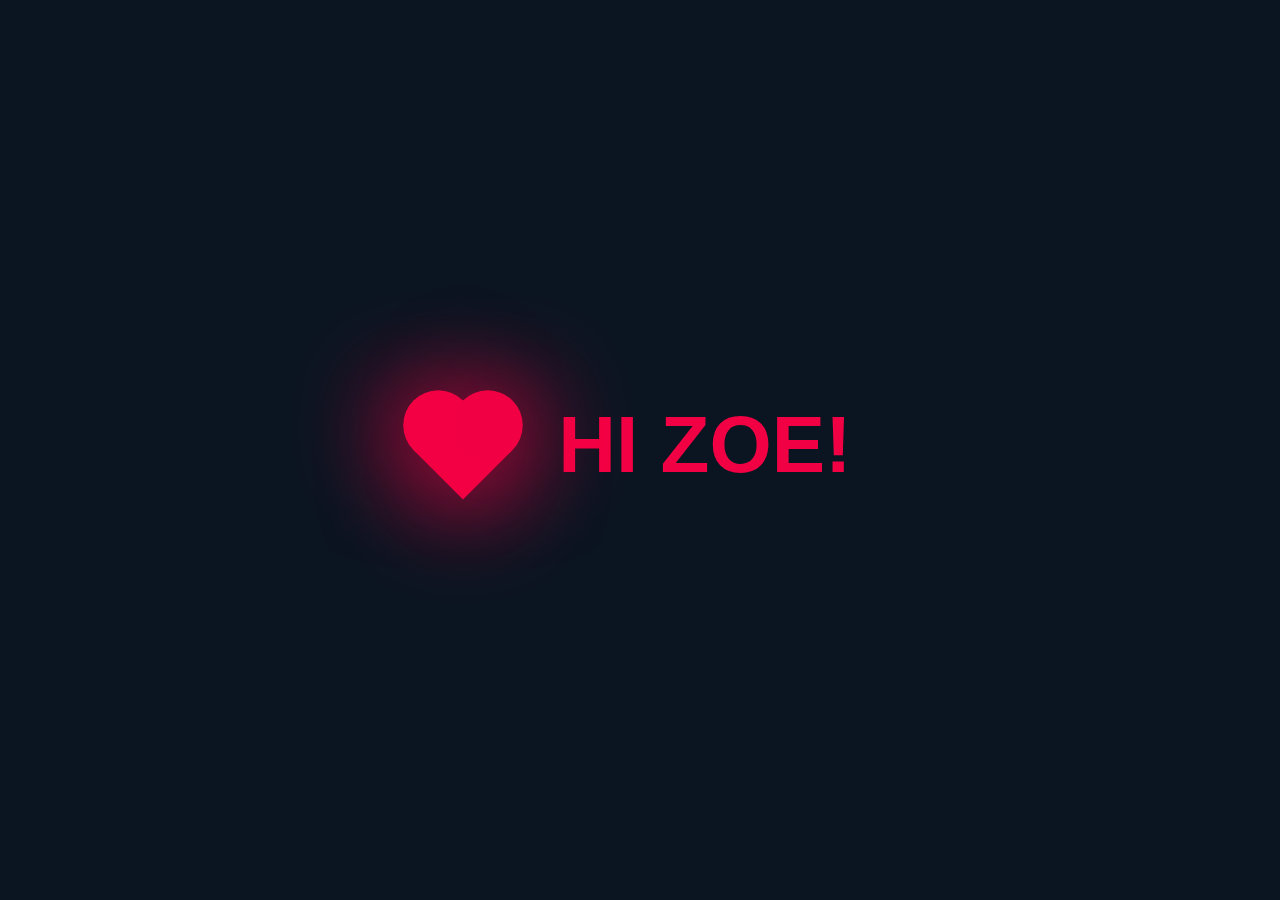
<file: index.html>
<!DOCTYPE html>
<html lang="en">
<head>
    <meta charset="UTF-8">
    <meta name="viewport" content="width=device-width, initial-scale=1.0">
    <title>CSS Heart Shape</title>
    <link rel = "stylesheet" type="text/css" href="index-style.css">
</head>
<body>

    <div class="heart">
        


    </div>
    <div id="hi">
        <b><a href="happy-anniversary.html" style="text-decoration:none">HI ZOE!</a></b>
    </div>
    



</body>
</html>
</file>
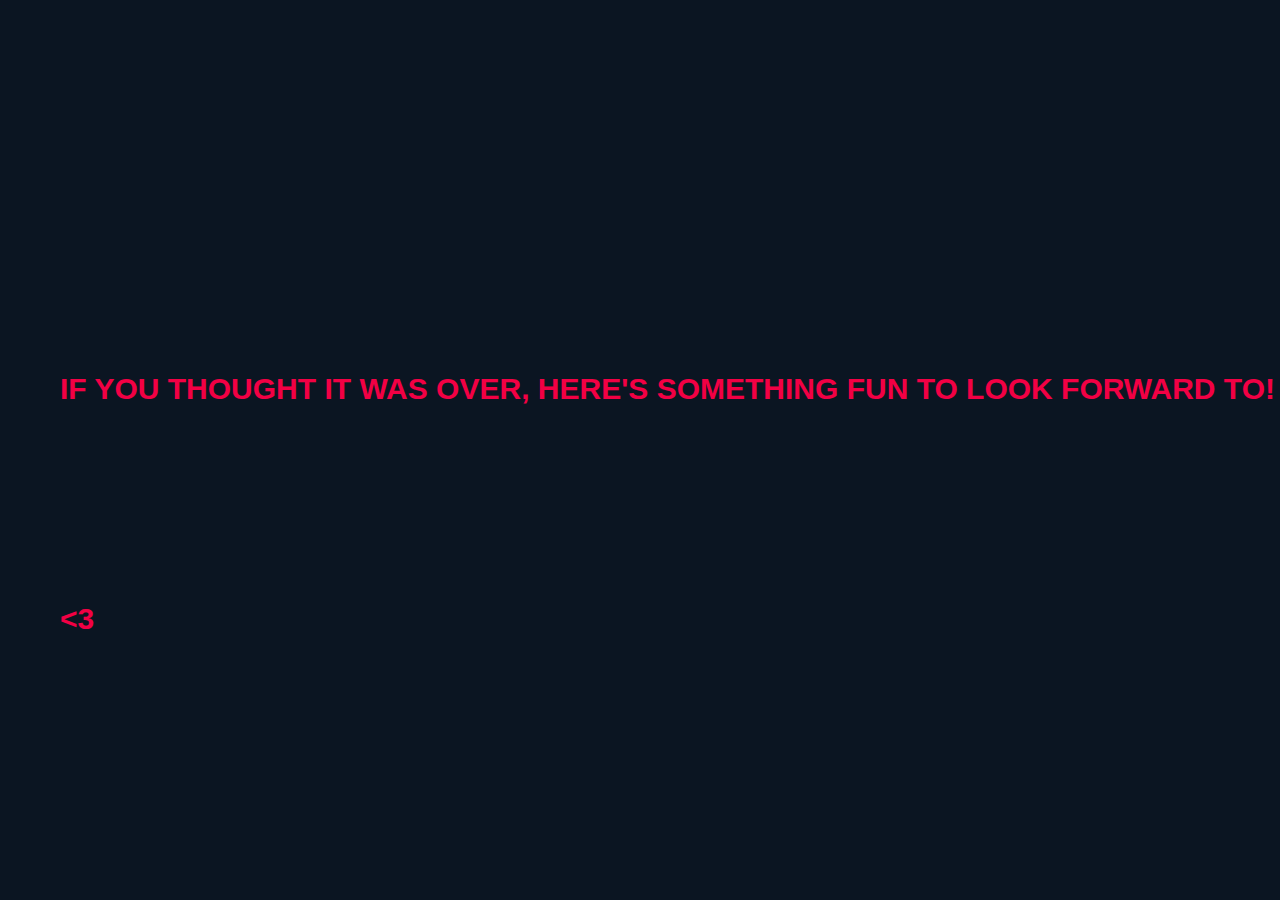
<file: bingo.html>
<!DOCTYPE html>
<html lang="en">
<head>
    <meta charset="UTF-8">
    <meta name="viewport" content="width=device-width, initial-scale=1.0">
    <title>happy-anniversary</title>
    <link rel="stylesheet" type="text/css" href="ha.css">
</head>
<body>
    <a href="https://bingobaker.com/#655881d010fd72d1" style="text-decoration:none; font-size:30px; padding-bottom: 0px;" ><h1>IF YOU 
        THOUGHT IT WAS OVER, HERE'S SOMETHING FUN TO LOOK FORWARD TO!<3</a>
    
</body>
</html>
</file>
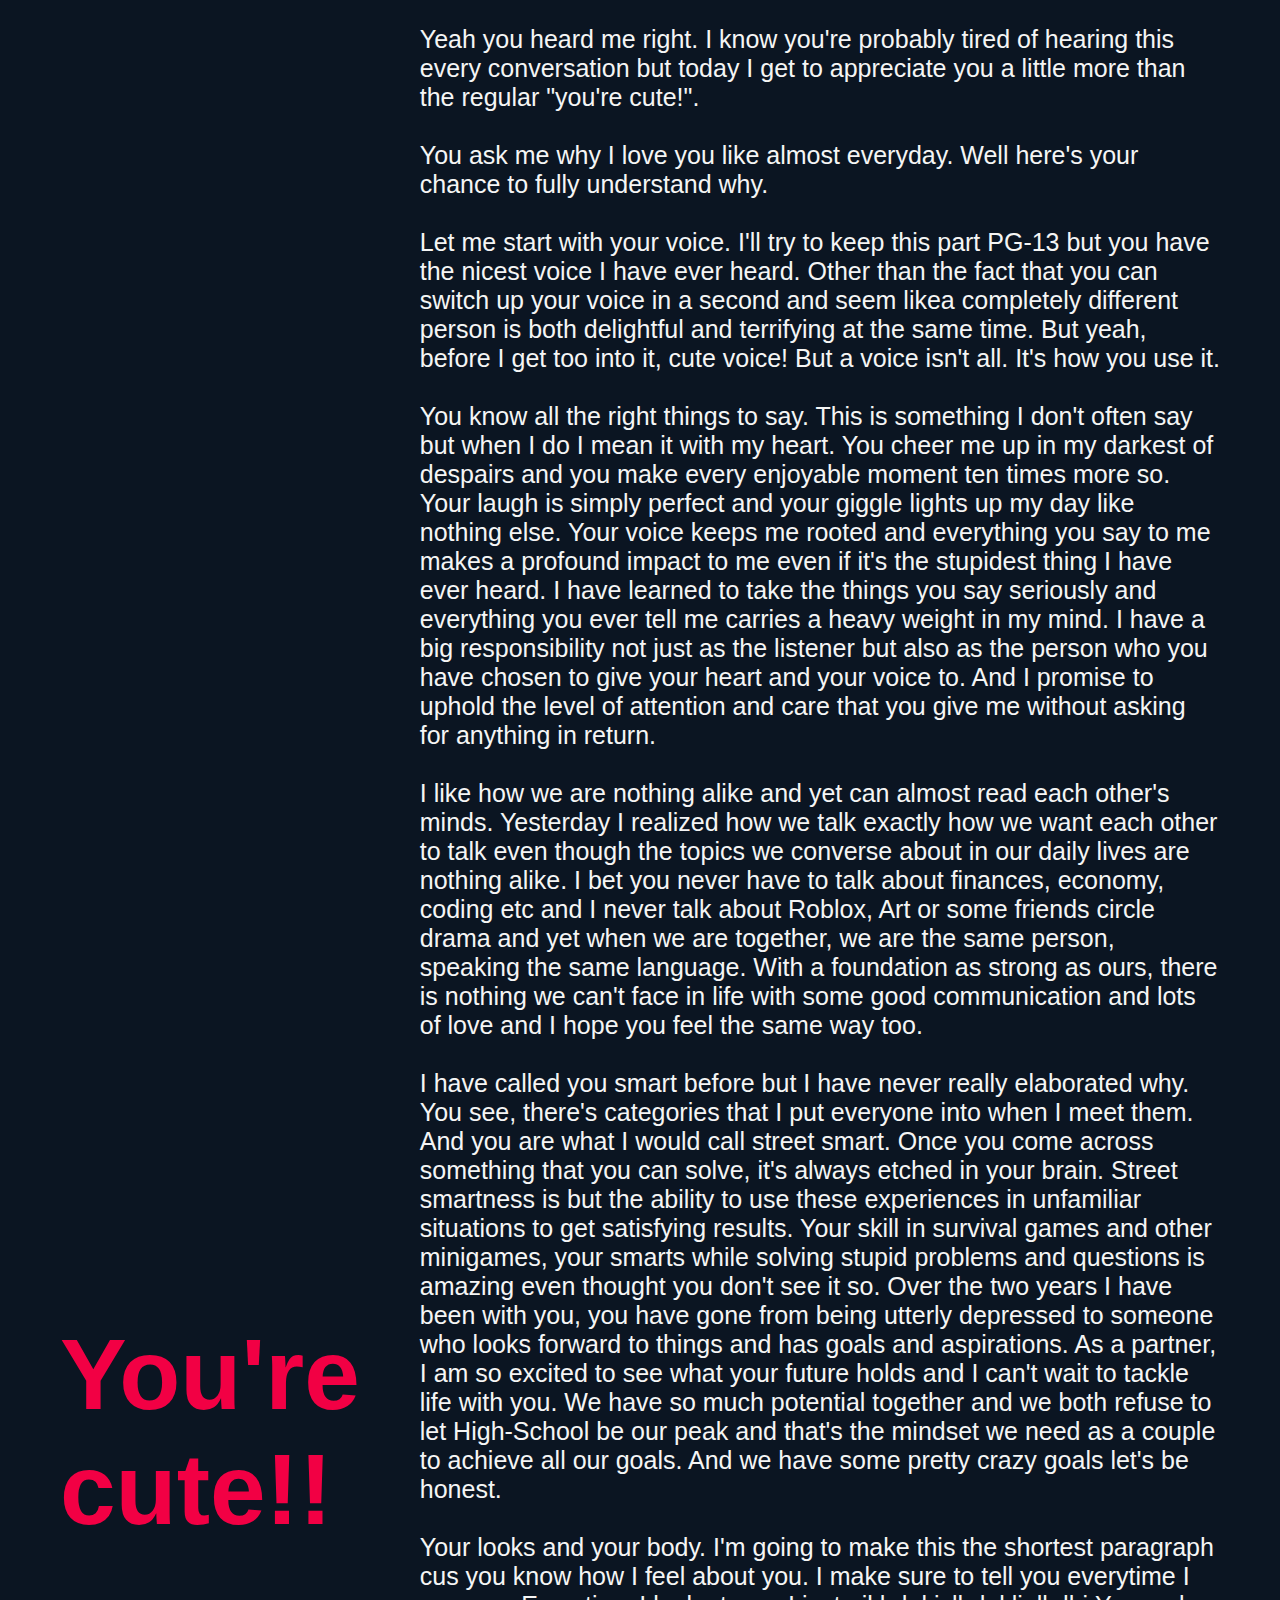
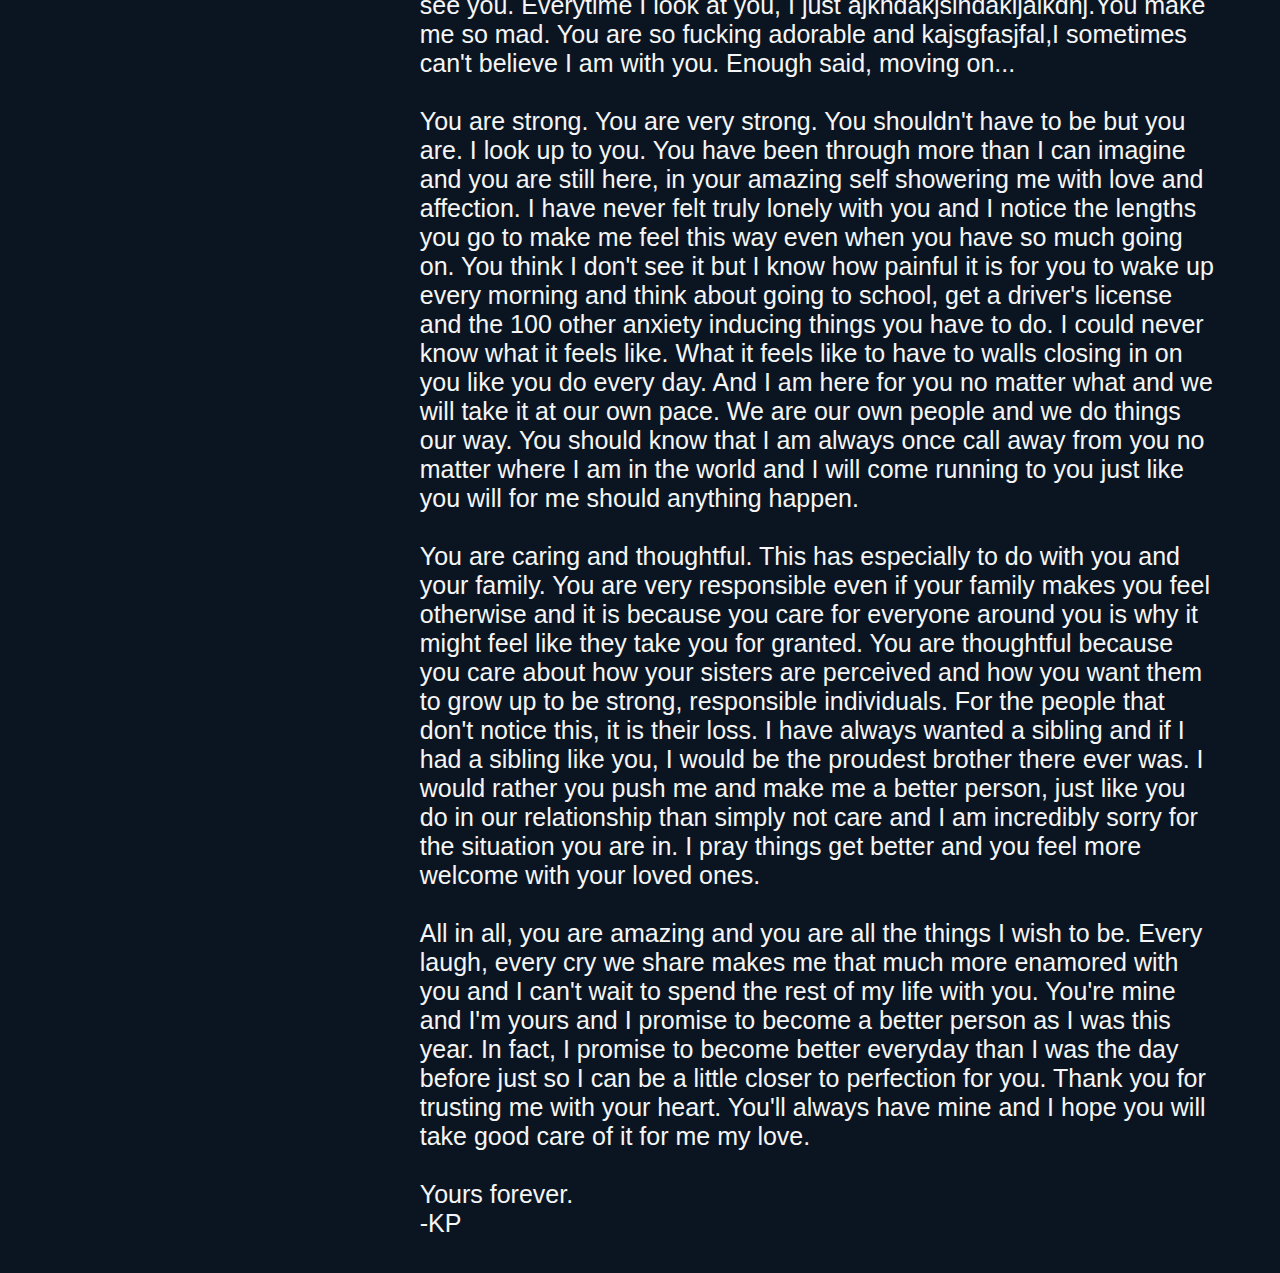
<file: cute.html>
<!DOCTYPE html>
<html lang="en">
<head>
    <meta charset="UTF-8">
    <meta name="viewport" content="width=device-width, initial-scale=1.0">
    <title>Document</title>
    <link rel="stylesheet" type="text/css" href="cute.css">
</head>
<body>
        <a href="ty.html" style="text-decoration:none">
            <h2>You're cute!!</h2>
        </a>
        <br>
        <br>
        <p>
            Yeah you heard me right. I know you're probably tired of hearing this every conversation 
            but today I get to appreciate you a little more than the regular "you're cute!". 
            <br><br>
            You ask me why I love you like almost everyday. Well here's your chance to fully 
            understand why.
            <br><br>
            Let me start with your voice. I'll try to keep this part PG-13 but you have the nicest 
            voice I have ever heard. Other than the fact that you can switch up your voice in a 
            second and seem likea completely different person is both delightful and terrifying
            at the same time. But yeah, before I get too into it, cute voice! But a voice isn't all.
            It's how you use it.
            <br><br>
            You know all the right things to say. This is something I don't often say but when I do 
            I mean it with my heart. You cheer me up in my darkest of despairs and you make every 
            enjoyable moment ten times more so. Your laugh is simply perfect and your giggle lights
            up my day like nothing else. Your voice keeps me rooted and everything you say to me 
            makes a profound impact to me even if it's the stupidest thing I have ever heard. I have 
            learned to take the things you say seriously and everything you ever tell me carries a 
            heavy weight in my mind. I have a big responsibility not just as the listener but also as 
            the person who you have chosen to give your heart and your voice to. And I promise to 
            uphold the level of attention and care that you give me without asking for anything in 
            return.
            <br><br>
            I like how we are nothing alike and yet can almost read each other's minds. Yesterday I 
            realized how we talk exactly how we want each other to talk even though the topics 
            we converse about in our daily lives are nothing alike. I bet you never have to talk about 
            finances, economy, coding etc and I never talk about Roblox, Art or some friends circle 
            drama and yet when we are together, we are the same person, speaking the same language.
            With a foundation as strong as ours, there is nothing we can't face in life with some 
            good communication and lots of love and I hope you feel the same way too.
            <br><br>
            I have called you smart before but I have never really elaborated why. You see, there's 
            categories that I put everyone into when I meet them. And you are what I would call street 
            smart. Once you come across something that you can solve, it's always etched in your brain.
            Street smartness is but the ability to use these experiences in unfamiliar situations to get 
            satisfying results. Your skill in survival games and other minigames, your smarts while 
            solving stupid problems and questions is amazing even thought you don't see it so. Over the 
            two years I have been with you, you have gone from being utterly depressed to someone 
            who looks forward to things and has goals and aspirations. As a partner, I am so excited 
            to see what your future holds and I can't wait to tackle life with you. We have so much 
            potential together and we both refuse to let High-School be our peak and that's the 
            mindset we need as a couple to achieve all our goals. And we have some pretty crazy goals 
            let's be honest.
            <br><br>
            Your looks and your body. I'm going to make this the shortest paragraph cus you know how
            I feel about you. I make sure to tell you everytime I see you. Everytime I
            look at you, I just ajkhdakjslhdakljalkdhj.You make me so mad. You are so fucking 
            adorable and kajsgfasjfal,I sometimes can't believe I am with you. Enough said, moving 
            on... 
            <br><br>
            You are strong. You are very strong. You shouldn't have to be but you are. I look up to 
            you. You have been through more than I can imagine and you are still here, in your 
            amazing self showering me with love and affection. I have never felt truly lonely 
            with you and I notice the lengths you go to make me feel this way even when you have 
            so much going on. You think I don't see it but I know how painful it is for you to 
            wake up every morning and think about going to school, get a driver's license and the 100 
            other anxiety inducing things you have to do. I could never know what it feels like. 
            What it feels like to have to walls closing in on you like you do every day. And I am 
            here for you no matter what and we will take it at our own pace. We are our own 
            people and we do things our way. You should know that I am always once call away from 
            you no matter where I am in the world and I will come running to you just like you 
            will for me should anything happen. 
            <br><br>
            You are caring and thoughtful. This has especially to do with you and your family. You 
            are very responsible even if your family makes you feel otherwise and it is because
            you care for everyone around you is why it might feel like they take you for granted. 
            You are thoughtful because you care about how your sisters are perceived and how 
            you want them to grow up to be strong, responsible individuals. For the people that 
            don't notice this, it is their loss. I have always wanted a sibling and if I had 
            a sibling like you, I would be the proudest brother there ever was. I would rather 
            you push me and make me a better person, just like you do in our relationship than 
            simply not care and I am incredibly sorry for the situation you are in. I pray 
            things get better and you feel more welcome with your loved ones. 
            <br><br>
            All in all, you are amazing and you are all the things I wish to be. Every laugh, 
            every cry we share makes me that much more enamored with you and I can't wait to 
            spend the rest of my life with you. You're mine and I'm yours and I promise to become 
            a better person as I was this year. In fact, I promise to become better everyday than 
            I was the day before just so I can be a little closer to perfection for you. Thank you 
            for trusting me with your heart. You'll always have mine and I hope you will take good 
            care of it for me my love. 
            <br><br>
            Yours forever.<br>
            -KP

        </p>
</body>
</html>
</file>
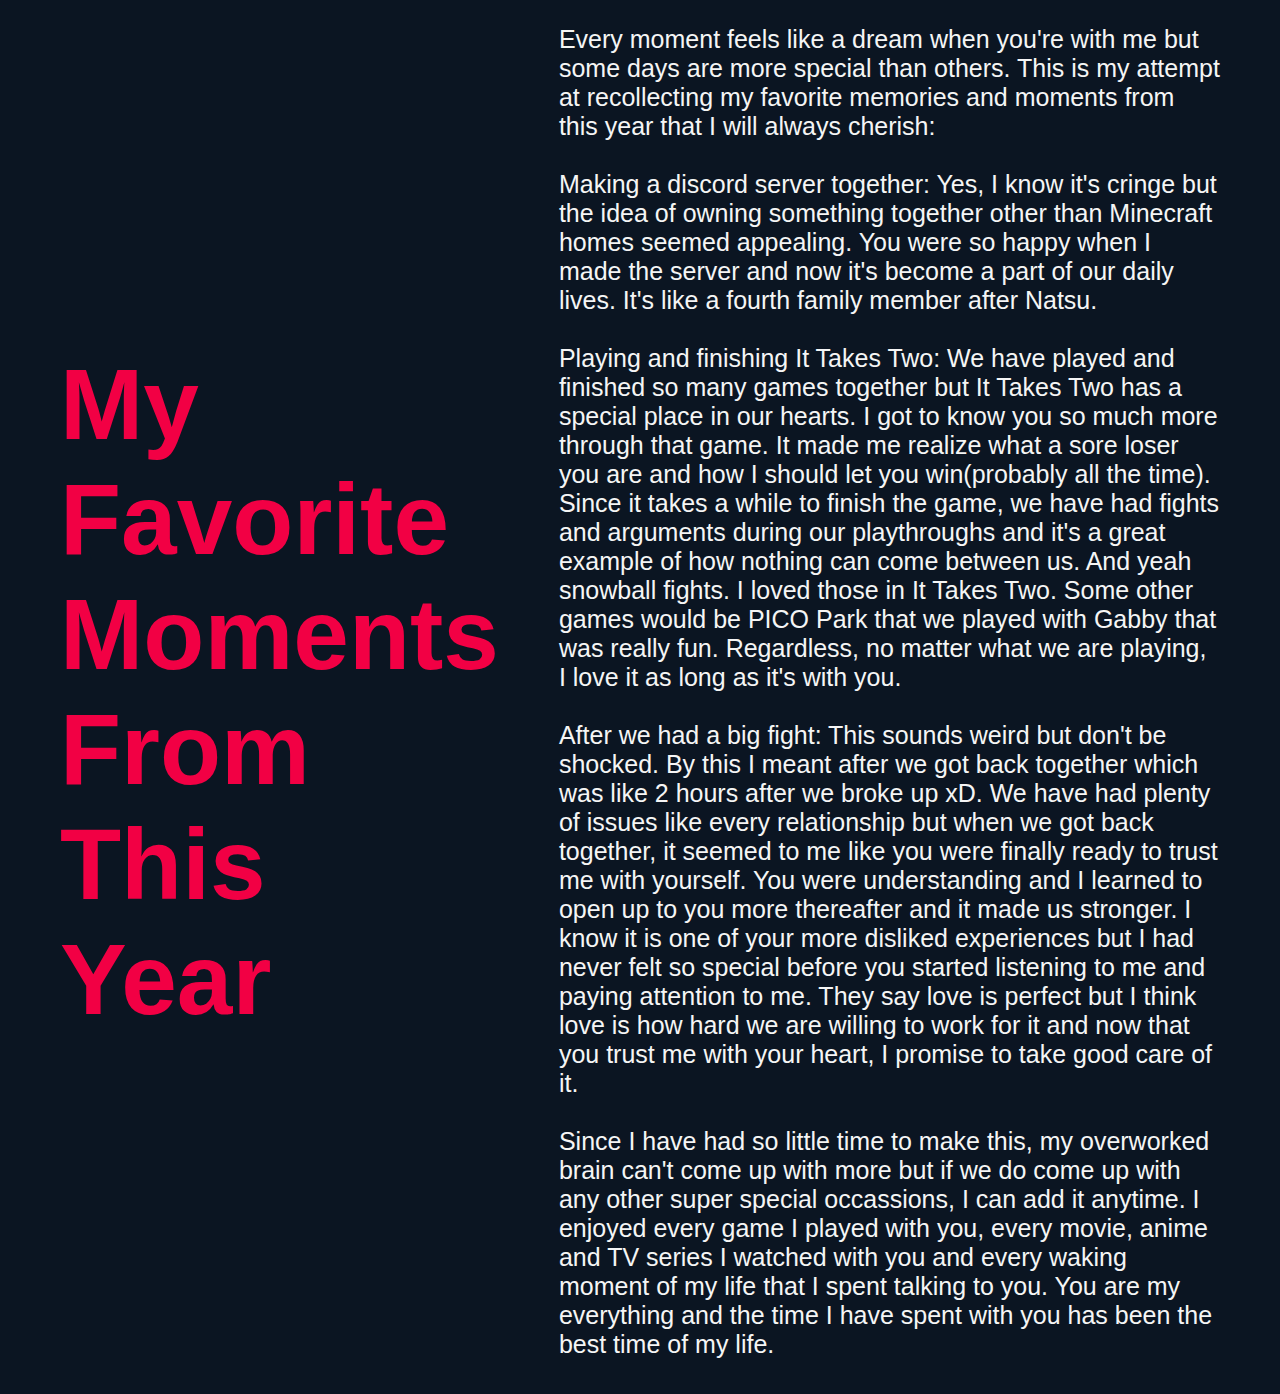
<file: favorite-moments.html>
<!DOCTYPE html>
<html lang="en">
<head>
    <meta charset="UTF-8">
    <meta name="viewport" content="width=device-width, initial-scale=1.0">
    <title>Document</title>
    <link rel="stylesheet" type="text/css" href="fm.css">
</head>
<body>
        <a href="cute.html" style="text-decoration:none">
            <h2>My Favorite Moments From This Year</h2>
        </a>
        <br>
        <br>
        <p>
            Every moment feels like a dream when you're with me but some days are more 
            special than others. This is my attempt at recollecting my favorite memories
            and moments from this year that I will always cherish:
            <br>
            <br>
            Making a discord server together: Yes, I know it's cringe but the idea of owning something together
            other than Minecraft homes seemed appealing. You were so happy when I made the server 
            and now it's become a part of our daily lives. It's like a fourth family member after Natsu.
            <br>
            <br>
            Playing and finishing It Takes Two: We have played and finished so many games 
            together but It Takes Two has a special place in our hearts. I got to know you 
            so much more through that game. It made me realize what a sore loser you are
            and how I should let you win(probably all the time). Since it takes a while to finish 
            the game, we have had fights and arguments during our playthroughs and it's 
            a great example of how nothing can come between us. And yeah snowball fights. I loved 
            those in It Takes Two. Some other games would be PICO Park that we played with Gabby 
            that was really fun. Regardless, no matter what we are playing, I love it as long 
            as it's with you.
            <br>
            <br>
            After we had a big fight: This sounds weird but don't be shocked. By this I meant 
            after we got back together which was like 2 hours after we broke up xD. We have had 
            plenty of issues like every relationship but when we got back together, it seemed 
            to me like you were finally ready to trust me with yourself. You were understanding and I 
            learned to open up to you more thereafter and it made us stronger. I know it is one of 
            your more disliked experiences but I had never felt so special before you started listening 
            to me and paying attention to me. They say love is perfect but I think love is how hard 
            we are willing to work for it and now that you trust me with your heart, I promise to take 
            good care of it.
            <br>
            <br>
            Since I have had so little time to make this, my overworked brain can't come up with 
            more but if we do come up with any other super special occassions, I can add it anytime.
            I enjoyed every game I played with you, every movie, anime and TV series I watched with you
            and every waking moment of my life that I spent talking to you. You are my everything 
            and the time I have spent with you has been the best time of my life.

            

            
        
        </p>
</body>
</html>
</file>
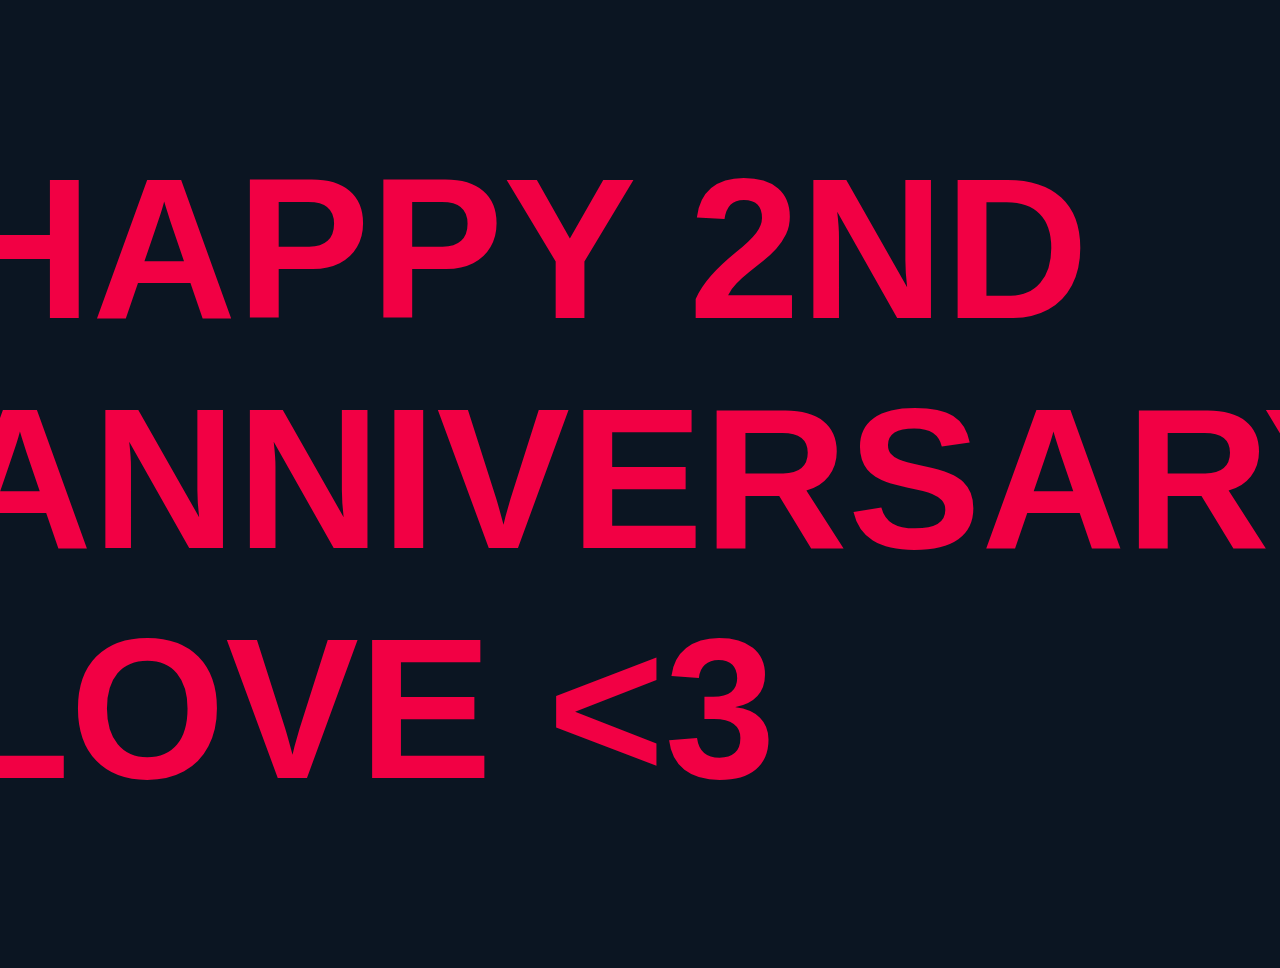
<file: happy-anniversary.html>
<!DOCTYPE html>
<html lang="en">
<head>
    <meta charset="UTF-8">
    <meta name="viewport" content="width=device-width, initial-scale=1.0">
    <title>happy-anniversary</title>
    <link rel="stylesheet" type="text/css" href="ha.css">
</head>
<body>
    <b><a href="year-with-you.html" style="text-decoration:none"><h1>HAPPY 2ND ANNIVERSARY LOVE <3</a></b>
    
</body>
</html>
</file>
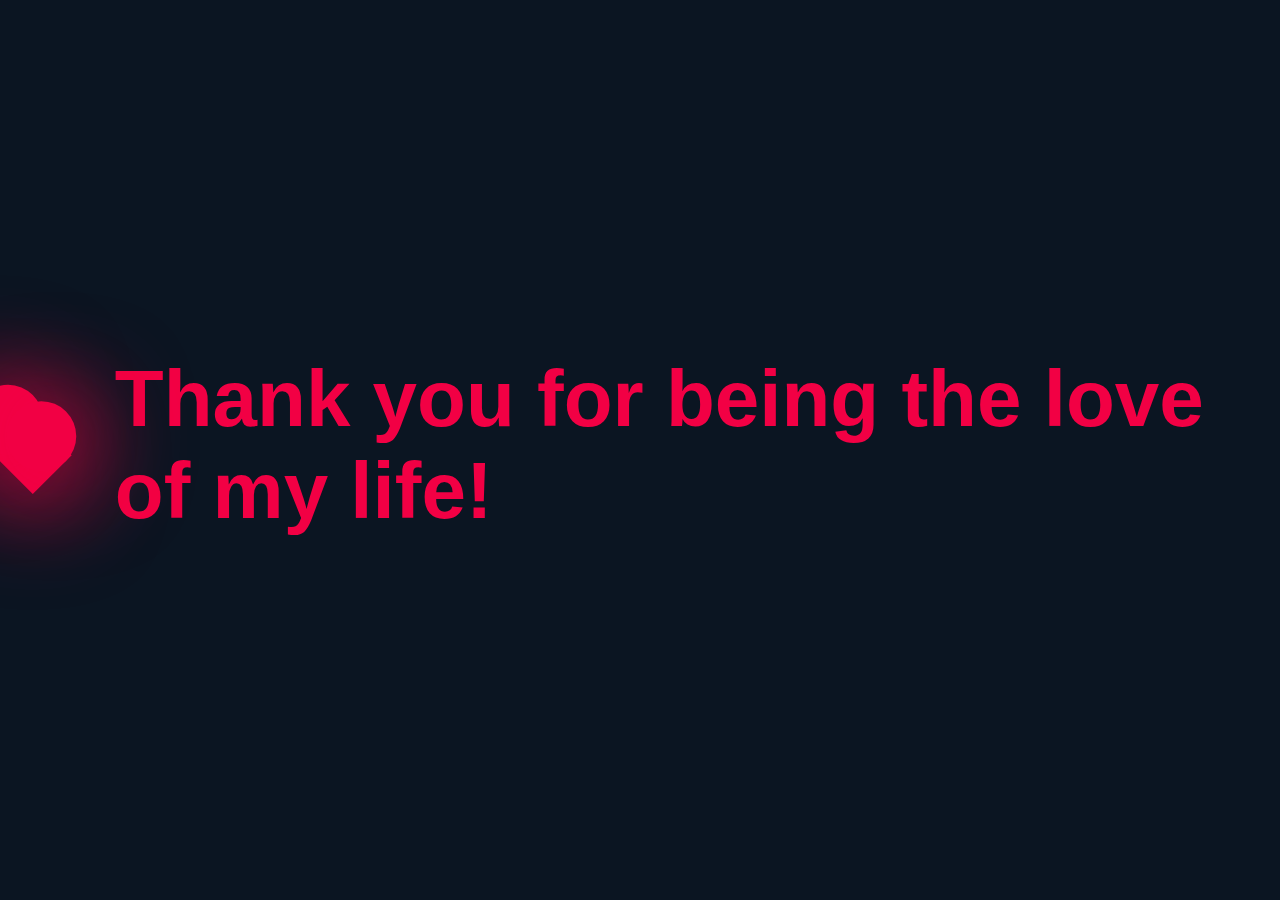
<file: ty.html>
<!DOCTYPE html>
<html lang="en">
<head>
    <meta charset="UTF-8">
    <meta name="viewport" content="width=device-width, initial-scale=1.0">
    <title>CSS Heart Shape</title>
    <link rel = "stylesheet" type="text/css" href="index-style.css">
</head>
<body>

    <div class="heart">
        


    </div>
    <div id="hi">
        <b><a href="bingo.html" style="text-decoration:none">Thank you for being 
            the love of my life!</a></b>
    </div>
    



</body>
</html>
</file>
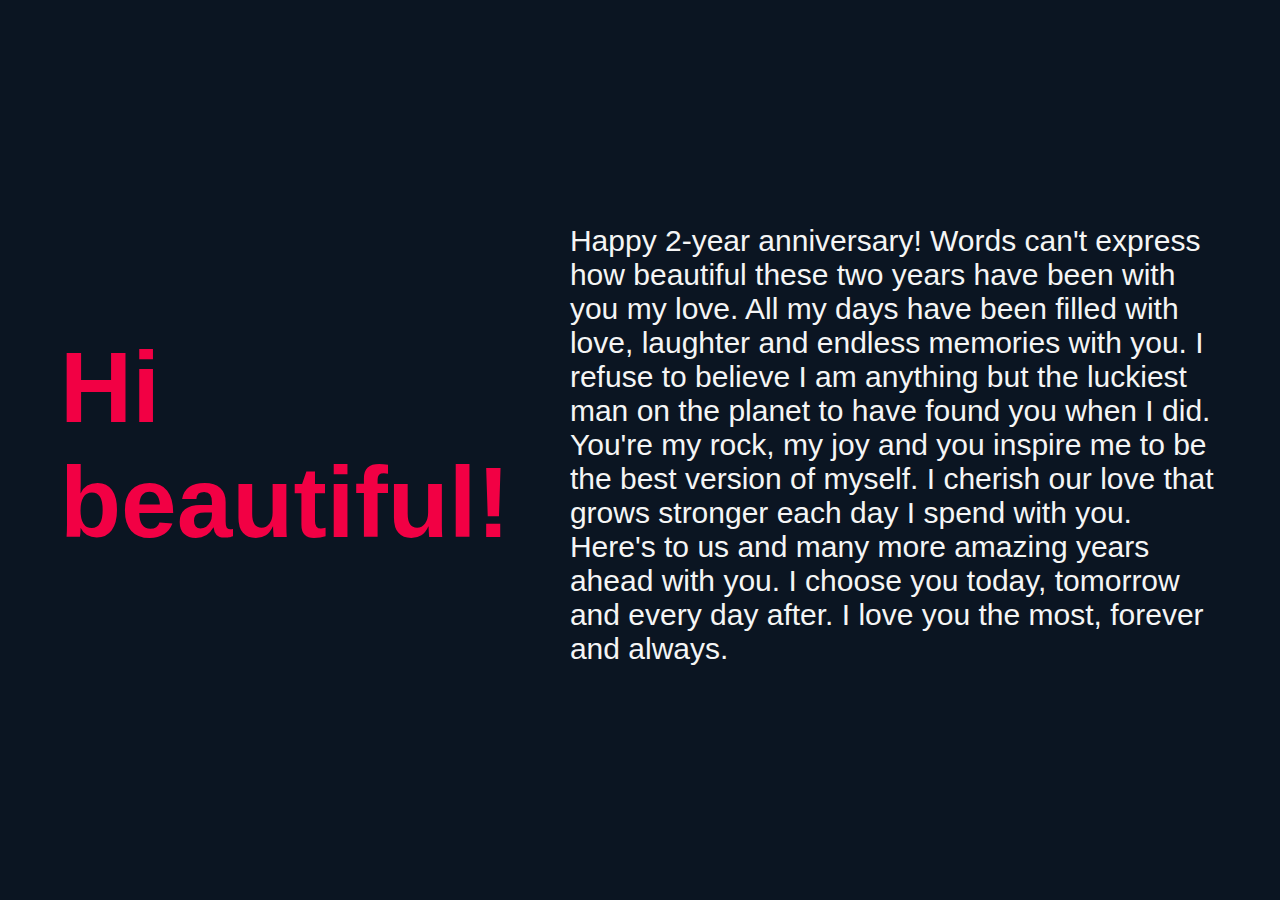
<file: year-with-you.html>
<!DOCTYPE html>
<html lang="en">
<head>
    <meta charset="UTF-8">
    <meta name="viewport" content="width=device-width, initial-scale=1.0">
    <title>Document</title>
    <link rel="stylesheet" type="text/css" href="ywy.css">
</head>
<body>
    <a href="favorite-moments.html" style="text-decoration:none"><h2>Hi beautiful!</h2></a>
    <br>
    <br>
    <p>
        Happy 2-year anniversary! Words can't express how beautiful these 
        two years have been with you my love. All my days have been filled with love, 
        laughter and endless memories with you. I refuse to believe I am anything but the 
        luckiest man on the planet to have found you when I did. You're my rock, my joy and
        you inspire me to be the best version of myself. I cherish our love that grows 
        stronger each day I spend with you. Here's to us and
        many more amazing years ahead with you. I choose you today, tomorrow and every
        day after. I love you the most, forever and always.

    </p>
</body>
</html>
</file>
<file: index-style.css>
body{
    margin: 0;
    padding: 0;
    min-height: 100vh;
    display: flex;
    align-items: center;
    justify-content: center;
    background: #0b1522;
}

.heart{
    height: 70px;
    width: 70px;
    background: #f20044;
    position: relative;
    transform: rotate(-45deg);

    box-shadow: -10px 10px 100px #f20044;
    animation: heart 0.6s linear infinite;
}

@keyframes heart {
    0%{
        transform: rotate(-45deg) scale(1.3);
    }
    80%{
        transform: rotate(-45deg) scale(1.0);
    }
    100% {
        transform: rotate(-45deg) scale(0.8);
    }
}

.heart:before{
    content: "";
    position: absolute;
    height: 70px;
    width: 70px;
    background: #f20044;
    top: -50%;
    border-radius: 50px;
    box-shadow: -10px -10px 100px #f20044;
}

.heart:after {
    content: "";
    position: absolute;
    height: 70px;
    width: 70px;
    background: #f20044;
    right: -50%;
    border-radius: 50px;
    box-shadow: 10px 10px 100px #f20044;
}

#hi{
    font-size: 80px;
    font-family:Arial, Helvetica, sans-serif;
    padding-left: 60px;
    padding-bottom: 10px;
    
    
}

a {
    color: #f20044;
}
</file>
<file: ha.css>
body{
    margin: 0;
    padding: 0;
    min-height: 100vh;
    display: flex;
    align-items: center;
    justify-content: center;
    background: #0b1522;
}



h1{
    align-items: center;
    justify-content: center;
    font-size: 200px;
    font-family:Arial, Helvetica, sans-serif;
    padding-left: 60px;
    padding-bottom: 10px;
    color: #f20044;
    
    
}

a {
    color: #f20044;
}
</file>
<file: cute.css>
body {
    margin: 0;
    margin-right: 60px;
    padding: 0;
    min-height: 100vh;
    display: flex;
    align-items: center;
    justify-content: center;
    background: #0b1522;
}



h2 {
    align-items: center;
    justify-content: center;
    font-size: 100px;
    font-family: Arial, Helvetica, sans-serif;
    padding-left: 60px;
    padding-bottom: 10px;
    color: #f20044;
}

p {
    align-items: center;
    justify-content: center;
    font-size: 25px;
    font-family: Arial, Helvetica, sans-serif;
    padding-left: 60px;
    padding-bottom: 10px;
    color: whitesmoke;
}


a {
    color: #f20044;
}
</file>
<file: fm.css>
body {
    margin: 0;
    margin-right: 60px;
    padding: 0;
    min-height: 100vh;
    display: flex;
    align-items: center;
    justify-content: center;
    background: #0b1522;
}



h2 {
    align-items: center;
    justify-content: center;
    font-size: 100px;
    font-family: Arial, Helvetica, sans-serif;
    padding-left: 60px;
    padding-bottom: 10px;
    color: #f20044;
}

p {
    align-items: center;
    justify-content: center;
    font-size: 25px;
    font-family: Arial, Helvetica, sans-serif;
    padding-left: 60px;
    padding-bottom: 10px;
    color: whitesmoke;
}


a {
    color: #f20044;
}
</file>
<file: ywy.css>
body {
    margin: 0;
    margin-right: 60px;
    padding: 0;
    min-height: 100vh;
    display: flex;
    align-items: center;
    justify-content: center;
    background: #0b1522;
}



h2 {
    align-items: center;
    justify-content: center;
    font-size: 100px;
    font-family: Arial, Helvetica, sans-serif;
    padding-left: 60px;
    padding-bottom: 10px;
    color: #f20044;
}

p{
    align-items: center;
    justify-content: center;
    font-size: 30px;
    font-family: Arial, Helvetica, sans-serif;
    padding-left: 60px;
    padding-bottom: 10px;
    color: whitesmoke;
}


a {
    color: #f20044;
}
</file>
